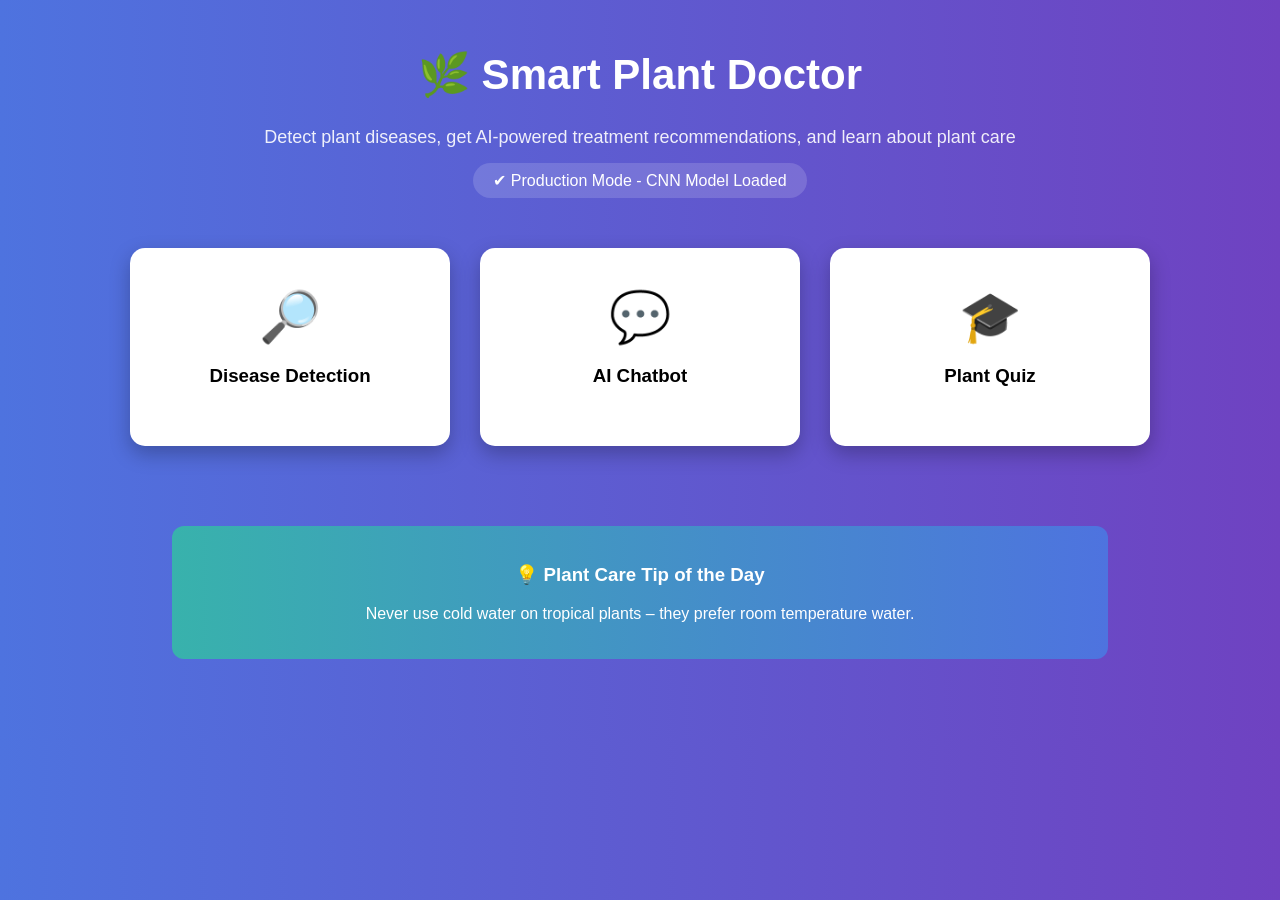
<file: templates/index.html>
<!DOCTYPE html>
<html>
<head>
    <title>Smart Plant Doctor</title>
    <meta name="viewport" content="width=device-width, initial-scale=1.0">

    <style>
        body {
            font-family: 'Segoe UI', sans-serif;
            margin: 0;
            padding: 0;
            background: linear-gradient(to right, #4e73df, #6f42c1);
            color: white;
            text-align: center;
        }

        h1 {
            margin-top: 50px;
            font-size: 42px;
        }

        .subtitle {
            font-size: 18px;
            opacity: 0.9;
            margin-bottom: 15px;
        }

        .badge {
            display: inline-block;
            background: rgba(255,255,255,0.15);
            padding: 8px 20px;
            border-radius: 20px;
            margin-bottom: 50px;
        }

        .cards {
            display: flex;
            justify-content: center;
            gap: 30px;
            flex-wrap: wrap;
        }

        .card {
            background: white;
            color: black;
            width: 280px;
            padding: 40px 20px;
            border-radius: 15px;
            box-shadow: 0 8px 20px rgba(0,0,0,0.25);
            cursor: pointer;
            transition: 0.3s;
        }

        .card:hover {
            transform: translateY(-8px);
        }

        .card-icon {
            font-size: 50px;
        }

        .tip-section {
            width: 70%;
            margin: 80px auto;
            background: linear-gradient(to right, #38b2ac, #4e73df);
            padding: 20px;
            border-radius: 12px;
        }

    </style>
</head>

<body>

<h1>🌿 Smart Plant Doctor</h1>

<p class="subtitle">
    Detect plant diseases, get AI-powered treatment recommendations, and learn about plant care
</p>

<div class="badge">✔ Production Mode - CNN Model Loaded</div>

<div class="cards">

    <div class="card" onclick="window.location.href='/detect'">
        <div class="card-icon">🔎</div>
        <h3>Disease Detection</h3>
    </div>

    <div class="card" onclick="window.location.href='/chatbot'">
        <div class="card-icon">💬</div>
        <h3>AI Chatbot</h3>
    </div>

    <div class="card" onclick="window.location.href='/quiz'">
        <div class="card-icon">🎓</div>
        <h3>Plant Quiz</h3>
    </div>

</div>

<div class="tip-section">
    <h3>💡 Plant Care Tip of the Day</h3>
    <p>Never use cold water on tropical plants – they prefer room temperature water.</p>
</div>

</body>
</html>
</file>
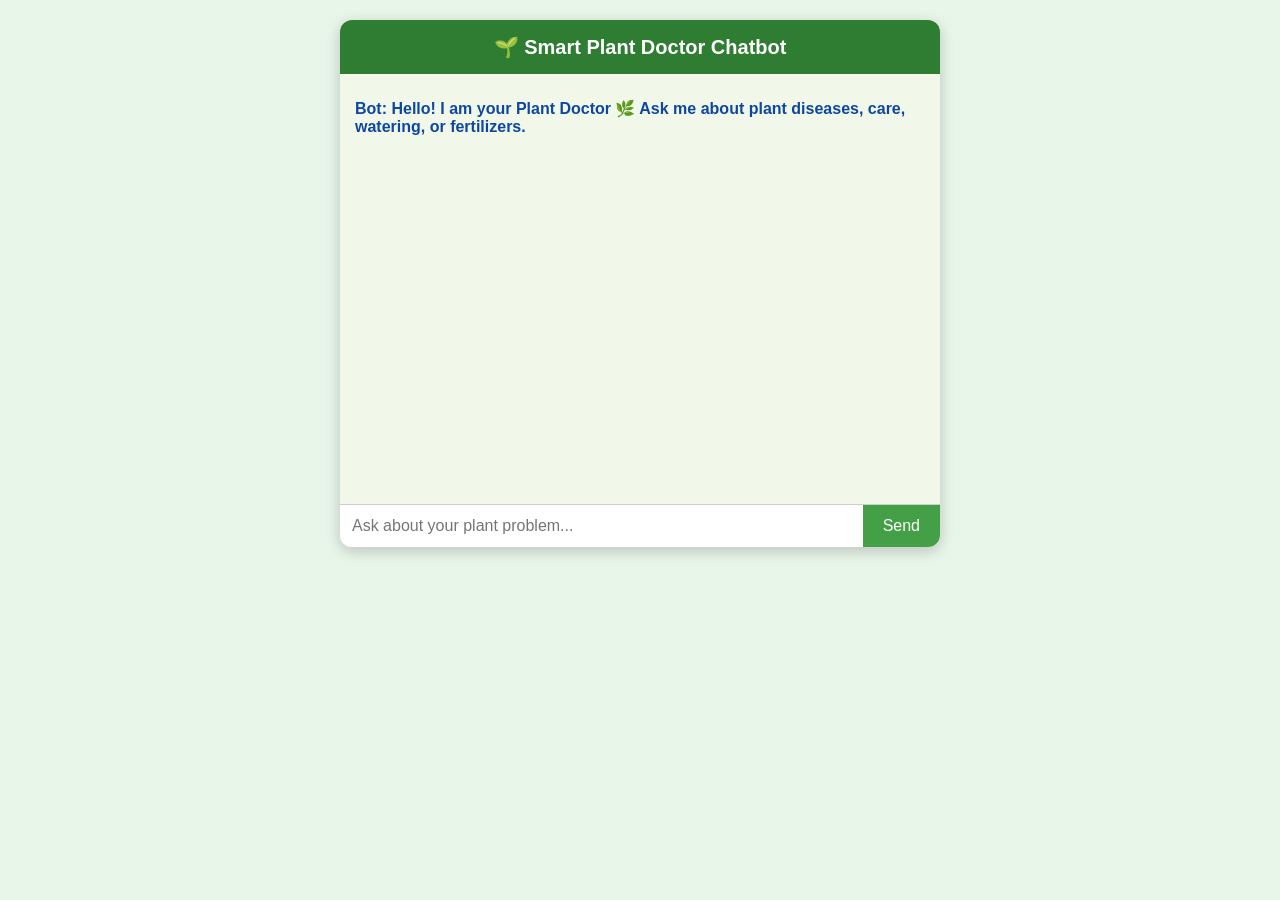
<file: templates/chatbot.html>
<!DOCTYPE html>
<html>
<head>
    <title>Smart Plant Doctor Chatbot</title>
    <style>
        body {
            font-family: Arial, sans-serif;
            background: #e8f5e9;
            margin: 0;
            padding: 20px;
        }

        .chat-container {
            width: 600px;
            margin: auto;
            background: white;
            border-radius: 12px;
            box-shadow: 0 4px 15px rgba(0,0,0,0.2);
            overflow: hidden;
        }

        .chat-header {
            background: #2e7d32;
            color: white;
            padding: 15px;
            text-align: center;
            font-size: 20px;
            font-weight: bold;
        }

        .chat-box {
            height: 400px;
            overflow-y: auto;
            padding: 15px;
            background: #f1f8e9;
        }

        .message {
            margin: 10px 0;
        }

        .user {
            text-align: right;
            color: #1b5e20;
            font-weight: bold;
        }

        .bot {
            text-align: left;
            color: #0d47a1;
            font-weight: bold;
        }

        .chat-input {
            display: flex;
            border-top: 1px solid #ccc;
        }

        .chat-input input {
            flex: 1;
            padding: 12px;
            border: none;
            outline: none;
            font-size: 16px;
        }

        .chat-input button {
            padding: 12px 20px;
            border: none;
            background: #43a047;
            color: white;
            cursor: pointer;
            font-size: 16px;
        }

        .chat-input button:hover {
            background: #2e7d32;
        }
    </style>
</head>
<body>

<div class="chat-container">
    <div class="chat-header">
        🌱 Smart Plant Doctor Chatbot
    </div>

    <div class="chat-box" id="chatBox">
        <div class="message bot">
            Bot: Hello! I am your Plant Doctor 🌿 Ask me about plant diseases, care, watering, or fertilizers.
        </div>
    </div>

    <div class="chat-input">
        <input type="text" id="userInput" placeholder="Ask about your plant problem...">
        <button onclick="sendMessage()">Send</button>
    </div>
</div>

<script>
async function sendMessage() {
    const inputField = document.getElementById("userInput");
    const chatBox = document.getElementById("chatBox");
    const userText = inputField.value.trim();

    if (userText === "") return;

    // Show user message
    chatBox.innerHTML += `<div class="message user">You: ${userText}</div>`;
    chatBox.scrollTop = chatBox.scrollHeight;
    inputField.value = "";

    try {
        // 🔥 IMPORTANT: This must match app.py route (/ask)
        const response = await fetch("/ask", {
            method: "POST",
            headers: {
                "Content-Type": "application/json"
            },
            body: JSON.stringify({ message: userText })
        });

        const data = await response.json();

        // Show bot reply
        chatBox.innerHTML += `<div class="message bot">Bot: ${data.reply}</div>`;
        chatBox.scrollTop = chatBox.scrollHeight;

    } catch (error) {
        chatBox.innerHTML += `<div class="message bot">Bot: Server connection error.</div>`;
    }
}

// Enter key support
document.getElementById("userInput").addEventListener("keypress", function(e) {
    if (e.key === "Enter") {
        sendMessage();
    }
});
</script>

</body>
</html>
</file>
